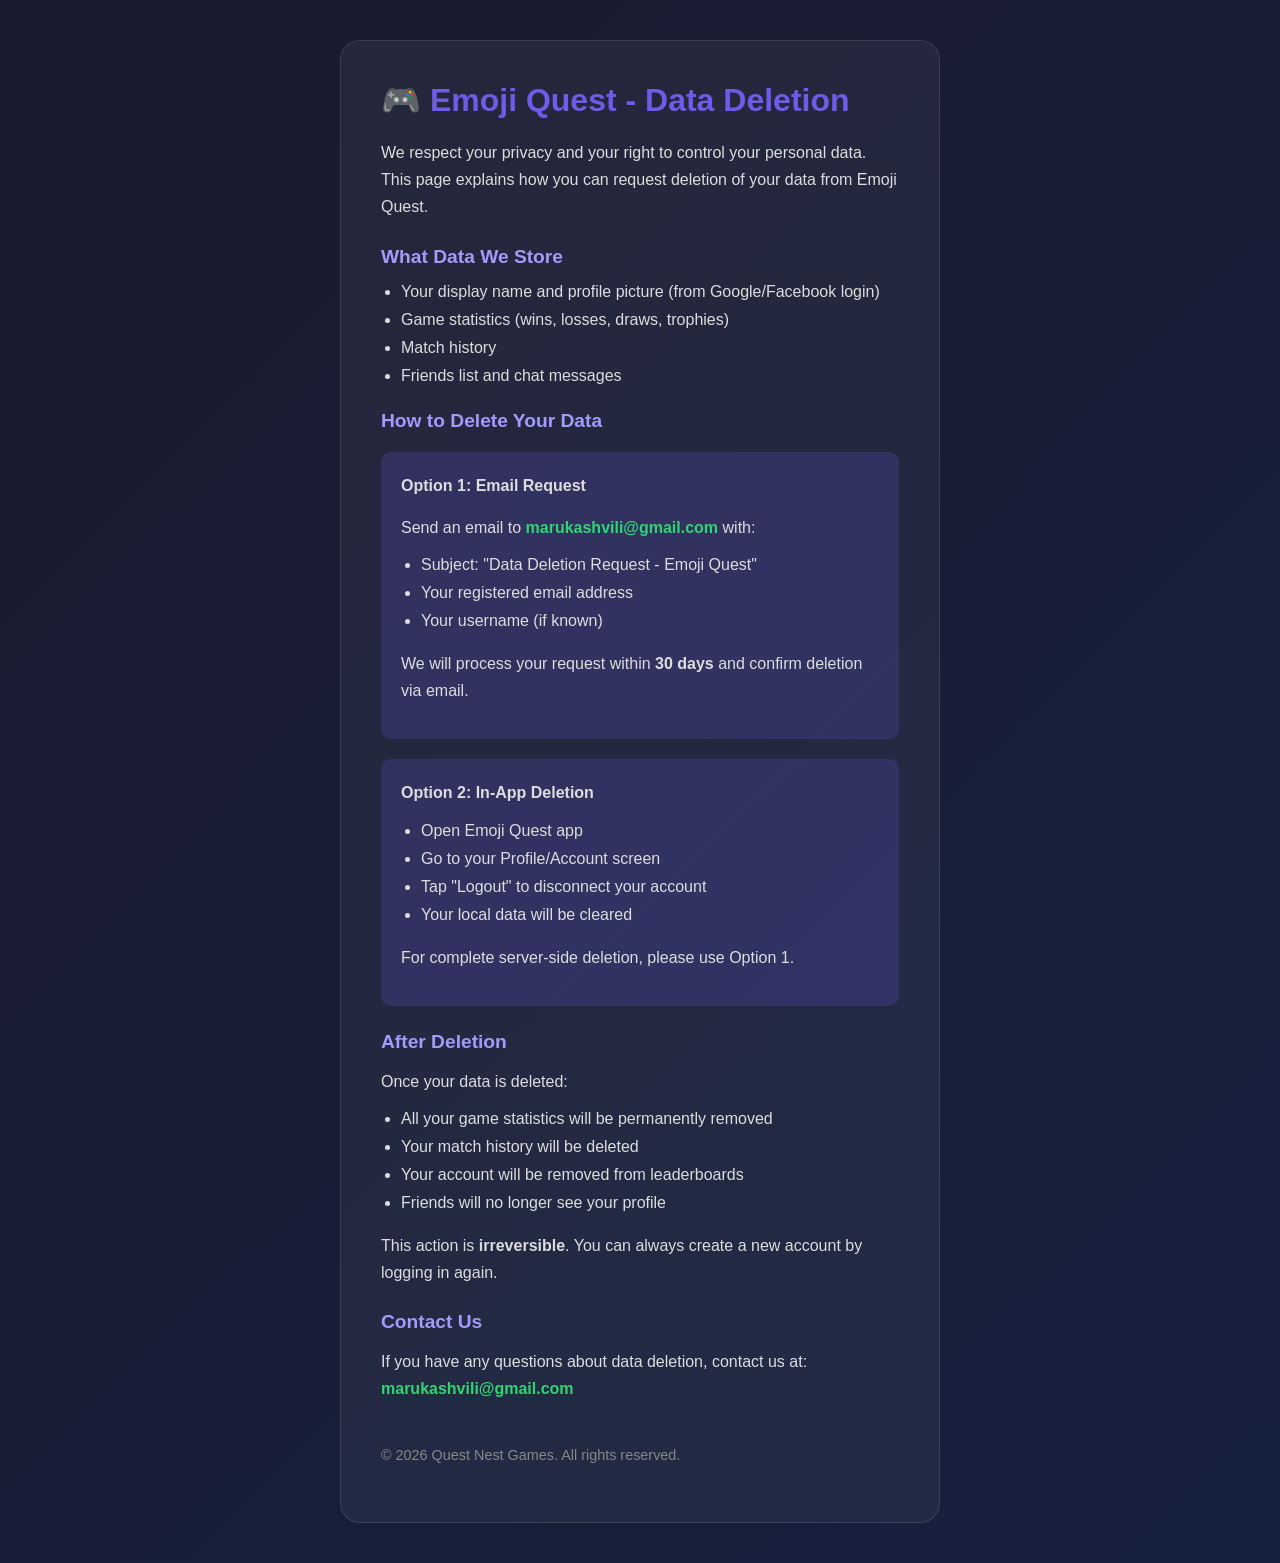
<file: data-deletion.html>
<!DOCTYPE html>
<html lang="en">
<head>
    <meta charset="UTF-8">
    <meta name="viewport" content="width=device-width, initial-scale=1.0">
    <title>Data Deletion - Emoji Quest</title>
    <style>
        * { margin: 0; padding: 0; box-sizing: border-box; }
        body {
            font-family: -apple-system, BlinkMacSystemFont, 'Segoe UI', Roboto, sans-serif;
            background: linear-gradient(135deg, #1a1a2e 0%, #16213e 100%);
            color: #fff;
            min-height: 100vh;
            padding: 40px 20px;
        }
        .container {
            max-width: 600px;
            margin: 0 auto;
            background: rgba(255,255,255,0.05);
            border-radius: 20px;
            padding: 40px;
            border: 1px solid rgba(255,255,255,0.1);
        }
        h1 { color: #6c5ce7; margin-bottom: 20px; }
        h2 { color: #a29bfe; margin: 25px 0 15px; font-size: 1.2em; }
        p { line-height: 1.7; margin-bottom: 15px; color: #ddd; }
        ul { margin-left: 20px; margin-bottom: 20px; }
        li { margin-bottom: 10px; color: #ddd; }
        .highlight { background: rgba(108, 92, 231, 0.2); padding: 20px; border-radius: 10px; margin: 20px 0; }
        a { color: #6c5ce7; }
        .email { font-weight: bold; color: #2ed573; }
    </style>
</head>
<body>
    <div class="container">
        <h1>🎮 Emoji Quest - Data Deletion</h1>
        
        <p>We respect your privacy and your right to control your personal data. This page explains how you can request deletion of your data from Emoji Quest.</p>

        <h2>What Data We Store</h2>
        <ul>
            <li>Your display name and profile picture (from Google/Facebook login)</li>
            <li>Game statistics (wins, losses, draws, trophies)</li>
            <li>Match history</li>
            <li>Friends list and chat messages</li>
        </ul>

        <h2>How to Delete Your Data</h2>
        
        <div class="highlight">
            <p><strong>Option 1: Email Request</strong></p>
            <p>Send an email to <span class="email">marukashvili@gmail.com</span> with:</p>
            <ul>
                <li>Subject: "Data Deletion Request - Emoji Quest"</li>
                <li>Your registered email address</li>
                <li>Your username (if known)</li>
            </ul>
            <p>We will process your request within <strong>30 days</strong> and confirm deletion via email.</p>
        </div>

        <div class="highlight">
            <p><strong>Option 2: In-App Deletion</strong></p>
            <ul>
                <li>Open Emoji Quest app</li>
                <li>Go to your Profile/Account screen</li>
                <li>Tap "Logout" to disconnect your account</li>
                <li>Your local data will be cleared</li>
            </ul>
            <p>For complete server-side deletion, please use Option 1.</p>
        </div>

        <h2>After Deletion</h2>
        <p>Once your data is deleted:</p>
        <ul>
            <li>All your game statistics will be permanently removed</li>
            <li>Your match history will be deleted</li>
            <li>Your account will be removed from leaderboards</li>
            <li>Friends will no longer see your profile</li>
        </ul>
        <p>This action is <strong>irreversible</strong>. You can always create a new account by logging in again.</p>

        <h2>Contact Us</h2>
        <p>If you have any questions about data deletion, contact us at:<br>
        <span class="email">marukashvili@gmail.com</span></p>
        
        <p style="margin-top: 40px; color: #888; font-size: 0.9em;">
            © 2026 Quest Nest Games. All rights reserved.
        </p>
    </div>
</body>
</html>
</file>
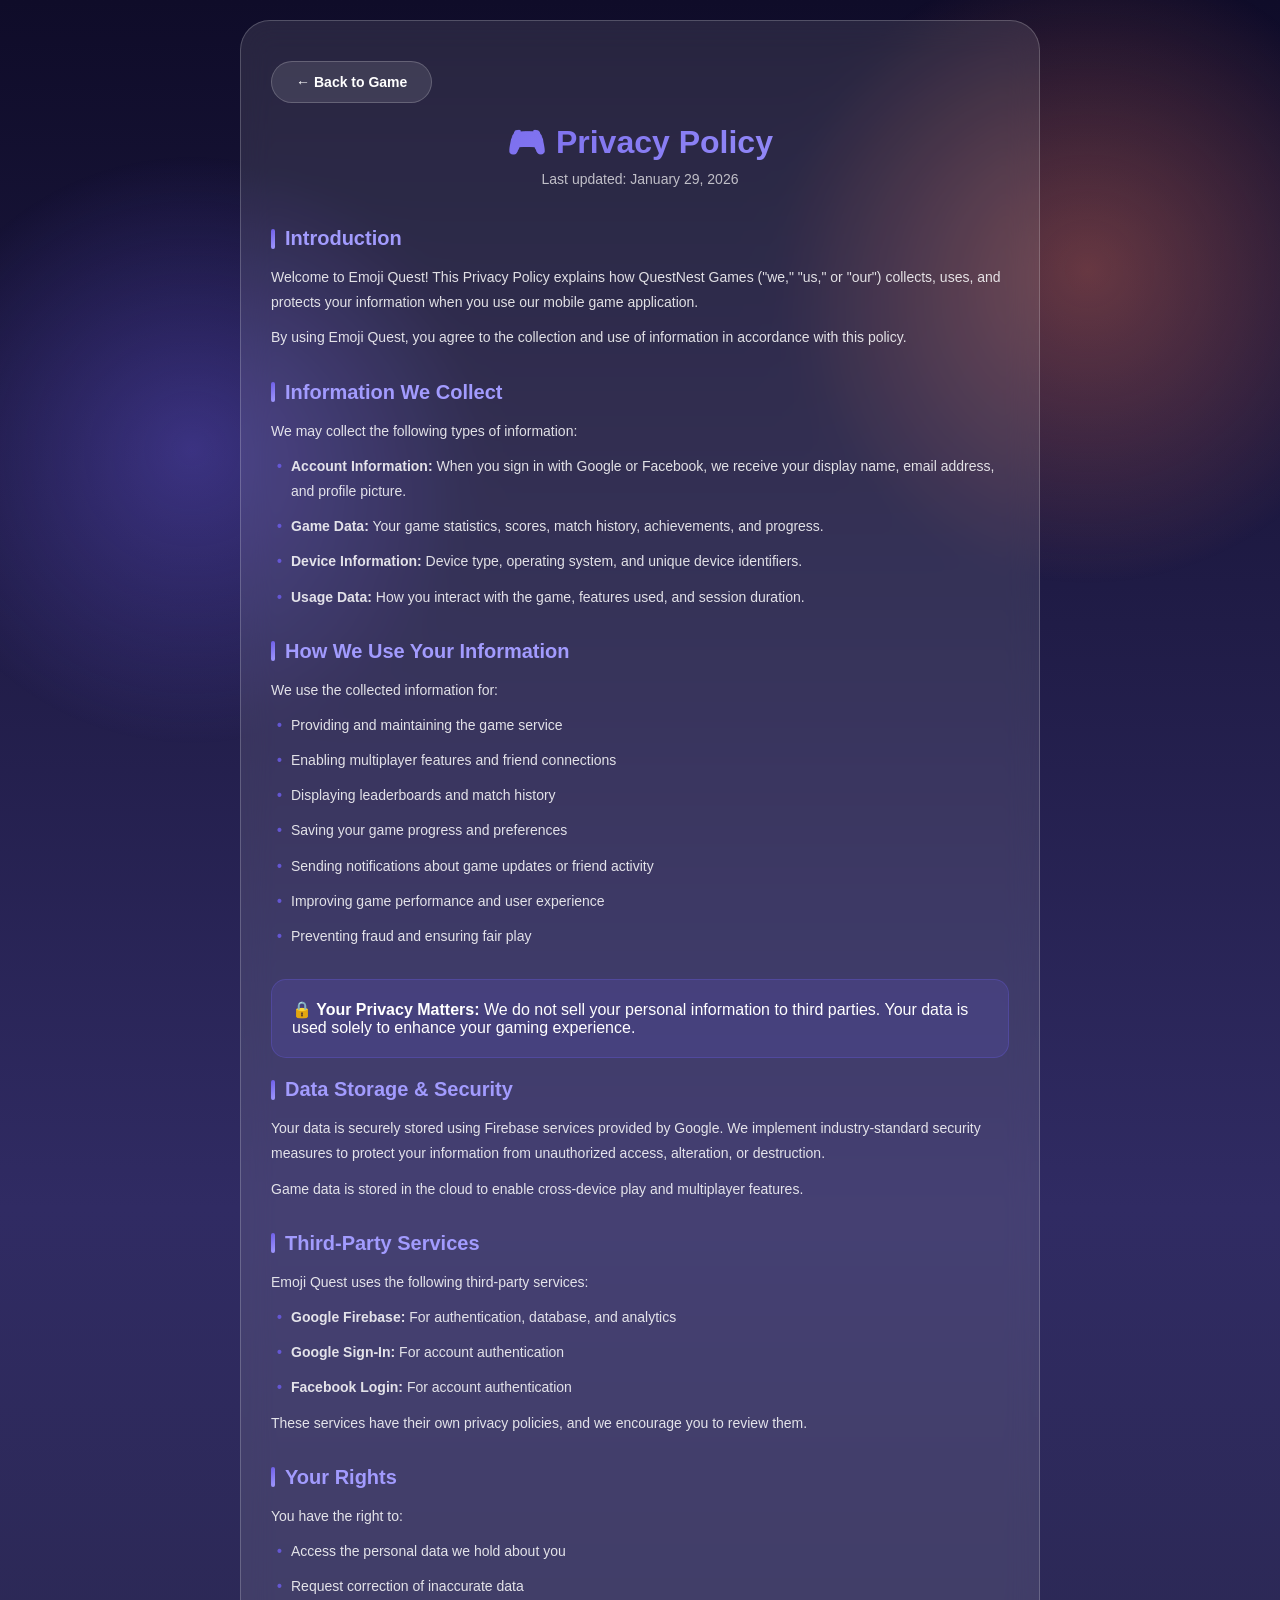
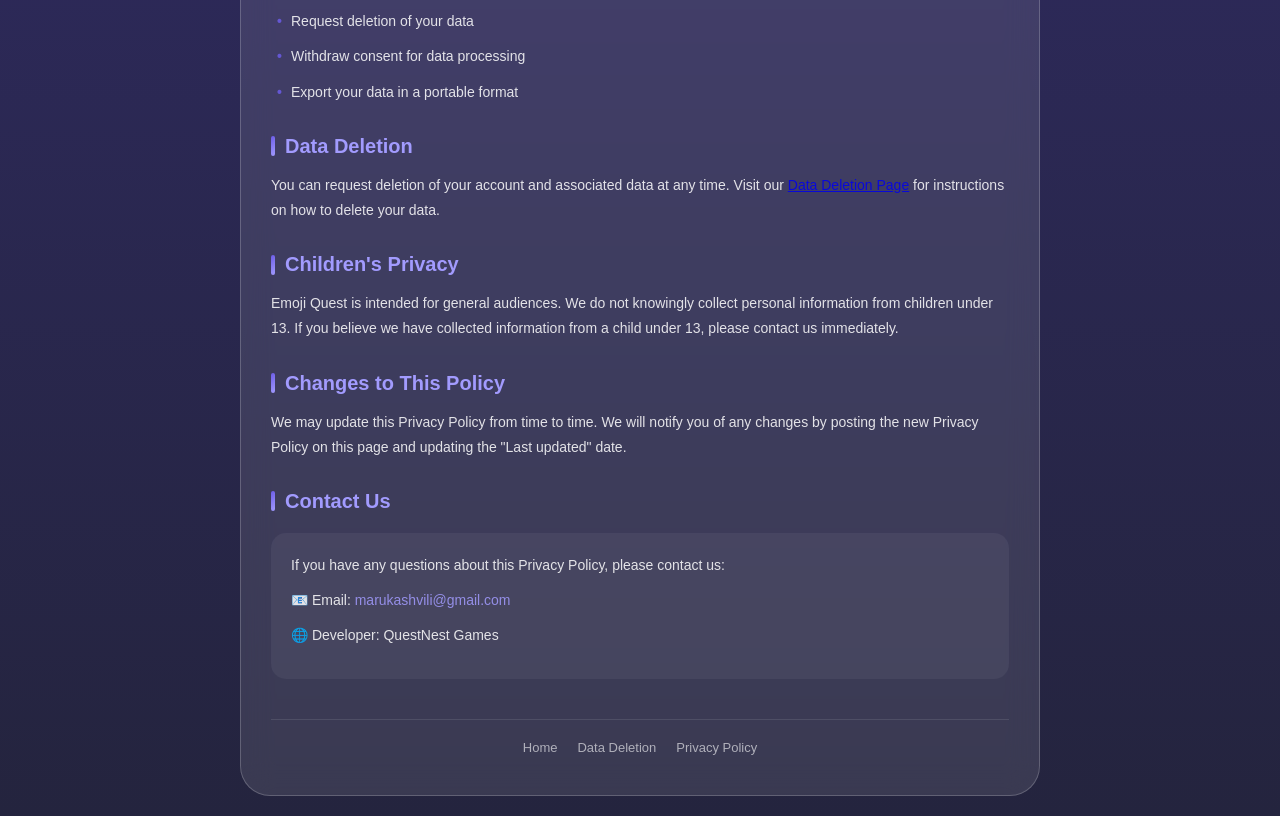
<file: privacy.html>
<!DOCTYPE html>
<html lang="en">
<head>
    <meta charset="UTF-8">
    <meta name="viewport" content="width=device-width, initial-scale=1.0">
    <title>Privacy Policy - Emoji Quest</title>
    <link rel="stylesheet" href="style.css">
    <style>
        body {
            overflow-y: auto;
            padding: 20px;
        }
        
        .privacy-container {
            max-width: 800px;
            margin: 0 auto;
            padding: 40px 30px;
            background: rgba(255, 255, 255, 0.1);
            backdrop-filter: blur(16px);
            border: 1px solid rgba(255, 255, 255, 0.2);
            border-radius: 30px;
        }
        
        .privacy-header {
            text-align: center;
            margin-bottom: 40px;
        }
        
        .privacy-header h1 {
            font-size: 32px;
            font-weight: 900;
            background: linear-gradient(135deg, #6c5ce7, #a29bfe);
            -webkit-background-clip: text;
            -webkit-text-fill-color: transparent;
            background-clip: text;
            margin-bottom: 10px;
        }
        
        .privacy-header p {
            opacity: 0.7;
            font-size: 14px;
        }
        
        .privacy-section {
            margin-bottom: 30px;
        }
        
        .privacy-section h2 {
            font-size: 20px;
            font-weight: 800;
            color: #a29bfe;
            margin-bottom: 15px;
            display: flex;
            align-items: center;
            gap: 10px;
        }
        
        .privacy-section h2::before {
            content: '';
            width: 4px;
            height: 20px;
            background: linear-gradient(135deg, #6c5ce7, #a29bfe);
            border-radius: 2px;
        }
        
        .privacy-section p,
        .privacy-section li {
            font-size: 14px;
            line-height: 1.8;
            opacity: 0.85;
            margin-bottom: 10px;
        }
        
        .privacy-section ul {
            list-style: none;
            padding-left: 20px;
        }
        
        .privacy-section ul li::before {
            content: '•';
            color: #6c5ce7;
            font-weight: bold;
            display: inline-block;
            width: 1em;
            margin-left: -1em;
        }
        
        .highlight-box {
            background: rgba(108, 92, 231, 0.15);
            border: 1px solid rgba(108, 92, 231, 0.3);
            border-radius: 15px;
            padding: 20px;
            margin: 20px 0;
        }
        
        .highlight-box p {
            margin: 0;
        }
        
        .contact-info {
            background: rgba(255, 255, 255, 0.05);
            border-radius: 15px;
            padding: 20px;
            margin-top: 20px;
        }
        
        .contact-info a {
            color: #a29bfe;
            text-decoration: none;
        }
        
        .contact-info a:hover {
            text-decoration: underline;
        }
        
        .back-btn {
            display: inline-flex;
            align-items: center;
            gap: 8px;
            margin-bottom: 20px;
            padding: 12px 24px;
            background: rgba(255, 255, 255, 0.1);
            border: 1px solid rgba(255, 255, 255, 0.2);
            border-radius: 50px;
            color: white;
            text-decoration: none;
            font-weight: 700;
            font-size: 14px;
            transition: 0.2s;
        }
        
        .back-btn:hover {
            background: rgba(255, 255, 255, 0.2);
            transform: translateX(-5px);
        }
        
        .footer-links {
            display: flex;
            justify-content: center;
            gap: 20px;
            margin-top: 40px;
            padding-top: 20px;
            border-top: 1px solid rgba(255, 255, 255, 0.1);
        }
        
        .footer-links a {
            color: rgba(255, 255, 255, 0.6);
            text-decoration: none;
            font-size: 13px;
            transition: 0.2s;
        }
        
        .footer-links a:hover {
            color: #a29bfe;
        }
    </style>
</head>
<body>
    <div class="background-anim"></div>
    
    <div class="privacy-container">
        <a href="index.html" class="back-btn">← Back to Game</a>
        
        <div class="privacy-header">
            <h1>🎮 Privacy Policy</h1>
            <p>Last updated: January 29, 2026</p>
        </div>
        
        <div class="privacy-section">
            <h2>Introduction</h2>
            <p>Welcome to Emoji Quest! This Privacy Policy explains how QuestNest Games ("we," "us," or "our") collects, uses, and protects your information when you use our mobile game application.</p>
            <p>By using Emoji Quest, you agree to the collection and use of information in accordance with this policy.</p>
        </div>
        
        <div class="privacy-section">
            <h2>Information We Collect</h2>
            <p>We may collect the following types of information:</p>
            <ul>
                <li><strong>Account Information:</strong> When you sign in with Google or Facebook, we receive your display name, email address, and profile picture.</li>
                <li><strong>Game Data:</strong> Your game statistics, scores, match history, achievements, and progress.</li>
                <li><strong>Device Information:</strong> Device type, operating system, and unique device identifiers.</li>
                <li><strong>Usage Data:</strong> How you interact with the game, features used, and session duration.</li>
            </ul>
        </div>
        
        <div class="privacy-section">
            <h2>How We Use Your Information</h2>
            <p>We use the collected information for:</p>
            <ul>
                <li>Providing and maintaining the game service</li>
                <li>Enabling multiplayer features and friend connections</li>
                <li>Displaying leaderboards and match history</li>
                <li>Saving your game progress and preferences</li>
                <li>Sending notifications about game updates or friend activity</li>
                <li>Improving game performance and user experience</li>
                <li>Preventing fraud and ensuring fair play</li>
            </ul>
        </div>
        
        <div class="highlight-box">
            <p><strong>🔒 Your Privacy Matters:</strong> We do not sell your personal information to third parties. Your data is used solely to enhance your gaming experience.</p>
        </div>
        
        <div class="privacy-section">
            <h2>Data Storage & Security</h2>
            <p>Your data is securely stored using Firebase services provided by Google. We implement industry-standard security measures to protect your information from unauthorized access, alteration, or destruction.</p>
            <p>Game data is stored in the cloud to enable cross-device play and multiplayer features.</p>
        </div>
        
        <div class="privacy-section">
            <h2>Third-Party Services</h2>
            <p>Emoji Quest uses the following third-party services:</p>
            <ul>
                <li><strong>Google Firebase:</strong> For authentication, database, and analytics</li>
                <li><strong>Google Sign-In:</strong> For account authentication</li>
                <li><strong>Facebook Login:</strong> For account authentication</li>
            </ul>
            <p>These services have their own privacy policies, and we encourage you to review them.</p>
        </div>
        
        <div class="privacy-section">
            <h2>Your Rights</h2>
            <p>You have the right to:</p>
            <ul>
                <li>Access the personal data we hold about you</li>
                <li>Request correction of inaccurate data</li>
                <li>Request deletion of your data</li>
                <li>Withdraw consent for data processing</li>
                <li>Export your data in a portable format</li>
            </ul>
        </div>
        
        <div class="privacy-section">
            <h2>Data Deletion</h2>
            <p>You can request deletion of your account and associated data at any time. Visit our <a href="data-deletion.html">Data Deletion Page</a> for instructions on how to delete your data.</p>
        </div>
        
        <div class="privacy-section">
            <h2>Children's Privacy</h2>
            <p>Emoji Quest is intended for general audiences. We do not knowingly collect personal information from children under 13. If you believe we have collected information from a child under 13, please contact us immediately.</p>
        </div>
        
        <div class="privacy-section">
            <h2>Changes to This Policy</h2>
            <p>We may update this Privacy Policy from time to time. We will notify you of any changes by posting the new Privacy Policy on this page and updating the "Last updated" date.</p>
        </div>
        
        <div class="privacy-section">
            <h2>Contact Us</h2>
            <div class="contact-info">
                <p>If you have any questions about this Privacy Policy, please contact us:</p>
                <p>📧 Email: <a href="mailto:marukashvili@gmail.com">marukashvili@gmail.com</a></p>
                <p>🌐 Developer: QuestNest Games</p>
            </div>
        </div>
        
        <div class="footer-links">
            <a href="index.html">Home</a>
            <a href="data-deletion.html">Data Deletion</a>
            <a href="privacy.html">Privacy Policy</a>
        </div>
    </div>
</body>
</html>
</file>
<file: style.css>
/* ============================================================
   EMOJI QUEST - PREMIUM STYLESHEET (2026 Edition)
   Developed by QuestNest Games
   ============================================================ */

/* --- 1. BASE STYLES --- */
/* Container for the scrollable list */
#myHistoryList, #friendHistoryList {
    max-height: 400px; /* Limits the height */
    overflow-y: auto;  /* Makes it scrollable */
    padding-right: 5px;
    margin-top: 15px;
    border-radius: 12px;
}

/* Custom Scrollbar for a "Gaming" look */
#h2hStats {
    font-size: 14px;
    font-weight: 800;
    color: #ffd700; /* Gold color */
    background: rgba(255, 215, 0, 0.1);
    padding: 8px 15px;
    border-radius: 20px;
    display: inline-block;
    margin-top: 5px;
    text-shadow: 0 0 10px rgba(255, 215, 0, 0.3);
}
#myHistoryList::-webkit-scrollbar, #friendHistoryList::-webkit-scrollbar {
    width: 6px;
}
#myHistoryList::-webkit-scrollbar-thumb, #friendHistoryList::-webkit-scrollbar-thumb {
    background: rgba(255, 255, 255, 0.2);
    border-radius: 10px;
}

/* Style for each Match Card */
.history-card {
    display: flex;
    align-items: center;
    background: rgba(255, 255, 255, 0.05);
    padding: 10px;
    border-radius: 10px;
    margin-bottom: 8px;
    border-left: 5px solid #ccc; /* Default color */
}

.history-card.win { border-left-color: #55efc4; background: rgba(85, 239, 196, 0.1); }
.history-card.loss { border-left-color: #ff7675; background: rgba(255, 118, 117, 0.1); }
.history-card.draw { border-left-color: #ffeaa7; background: rgba(255, 234, 167, 0.1); }

.history-opp-img {
    width: 40px;
    height: 40px;
    border-radius: 50%;
    margin-right: 12px;
}

.history-details { flex: 1; display: flex; flex-direction: column; }
.history-name { font-weight: bold; font-size: 14px; }
.history-meta { font-size: 11px; opacity: 0.6; }
.history-badge { font-weight: 900; font-size: 12px; }
* {
    margin: 0; padding: 0; box-sizing: border-box;
    font-family: 'Segoe UI', Roboto, sans-serif;
    -webkit-tap-highlight-color: transparent;
    user-select: none;
}

body {
    min-height: 100vh;
    background: linear-gradient(to bottom, #0f0c29, #302b63, #24243e);
    display: flex; justify-content: center; align-items: center;
    padding: 15px; overflow: hidden; color: white;
}

.background-anim {
    position: fixed; top: 0; left: 0; width: 100%; height: 100%; z-index: -1;
    background: radial-gradient(circle at 15% 50%, rgba(108, 92, 231, 0.4), transparent 25%),
                radial-gradient(circle at 85% 30%, rgba(225, 112, 85, 0.4), transparent 25%);
    animation: pulseBg 8s ease-in-out infinite alternate;
}
@keyframes pulseBg { from { opacity: 0.5; } to { opacity: 0.8; } }

/* --- 2. LAYOUT CONTAINERS --- */
.container {
    position: relative; width: 100%; max-width: 420px; height: 90vh;
    background: rgba(255, 255, 255, 0.1); backdrop-filter: blur(16px);
    border: 1px solid rgba(255, 255, 255, 0.2); border-radius: 30px;
    padding: 24px; display: flex; flex-direction: column; overflow: hidden;
}

.glass-card {
    background: rgba(255, 255, 255, 0.07); border: 1px solid rgba(255, 255, 255, 0.1);
    border-radius: 20px; padding: 15px; margin-bottom: 15px;
}

/* --- 3. PROFILE & STATS DESIGN --- */
.user-profile-bar {
    display: flex;
    justify-content: space-between;
    align-items: center;
    cursor: pointer;
    transition: 0.2s;
}
.user-profile-bar:active { transform: scale(0.98); opacity: 0.9; }

.avatar-img {
    width: 48px;
    height: 48px;
    border-radius: 50%;
    border: 2px solid rgba(255,255,255,0.3);
    object-fit: cover;
}

/* The Main Stats Grid */
.stats-grid {
    display: grid;
    grid-template-columns: 1fr 1fr 1fr;
    gap: 12px;
    text-align: center;
    margin-bottom: 20px;
}

.stat-item {
    display: flex;
    flex-direction: column;
    background: rgba(255, 255, 255, 0.05);
    padding: 14px 5px;
    border-radius: 18px;
    border: 1px solid rgba(255,255,255,0.08);
    transition: 0.3s;
}

.stat-item .label {
    font-size: 10px;
    opacity: 0.5;
    text-transform: uppercase;
    margin-bottom: 6px;
    font-weight: 800;
    letter-spacing: 1px;
}

.stat-item .val {
    font-size: 20px;
    font-weight: 900;
    color: #fff;
    text-shadow: 0 2px 10px rgba(0,0,0,0.3);
}

/* --- Lethality & Draw Specifics --- */

/* Highlight for Draws: Showing them as a sign of skill */
.stat-item.draw-highlight {
    background: rgba(255, 234, 167, 0.03);
    border: 1px dashed rgba(255, 234, 167, 0.2);
}
.stat-item.draw-highlight .val { color: #ffeaa7; }

/* Win Rate / Lethality Label */
#fpWinRate, #accWinRate {
    font-size: 11px;
    font-weight: 900;
    letter-spacing: 2px;
    margin-bottom: 12px;
    text-align: center;
    padding: 4px 0;
    text-shadow: 0 0 10px rgba(85, 239, 196, 0.2);
}

/* History Form Section */
.history-list-wrapper {
    max-height: 380px;
    overflow-y: auto;
    padding-right: 4px;
    margin-top: 10px;
}

/* Custom Scrollbar for History */
.history-list-wrapper::-webkit-scrollbar { width: 4px; }
.history-list-wrapper::-webkit-scrollbar-thumb {
    background: rgba(255,255,255,0.1);
    border-radius: 10px;
}
/* --- 4. SOCIAL & FRIENDS SECTION (UPDATED) --- */
.friends-header {
    display: flex; justify-content: space-between; align-items: center;
    margin-bottom: 15px;
}

.header-actions {
    display: flex; gap: 10px; align-items: center;
}

/* Round Glass Buttons (Mail & Invite) */
.btn-icon {
    position: relative;
    width: 38px; height: 38px; border-radius: 50%; border: none;
    background: rgba(255,255,255,0.1); color: white;
    display: flex; align-items: center; justify-content: center;
    font-size: 18px; cursor: pointer; transition: 0.2s;
}
.btn-icon:active { transform: scale(0.9); background: rgba(255,255,255,0.2); }

/* The Dot on the Mail Button */
.unread-dot {
    position: absolute; top: 0; right: 0; width: 10px; height: 10px;
    background: #ff7675; border-radius: 50%; border: 2px solid #2d3436;
    box-shadow: 0 0 5px rgba(255, 118, 117, 0.8);
}

/* Horizontal Scroll Container */
.friends-scroll-wrapper {
    width: 100%; overflow-x: auto; padding: 5px 0 15px 0;
    scrollbar-width: none; -ms-overflow-style: none; /* Firefox/IE */
    min-height: 85px; display: flex; align-items: center;
}
.friends-scroll-wrapper::-webkit-scrollbar { display: none; /* Chrome */ }

/* Logged Out State */
.social-prompt {
    display: flex; flex-direction: row;
    align-items: center; justify-content: flex-start;
    flex-shrink: 0;
}
.social-btns-row { display: flex; gap: 8px; }

/* Logged In State (Avatar Row) */
.friends-row { display: flex; gap: 12px; flex-shrink: 0; }

.friend-avatar-wrapper {
    display: flex; flex-direction: column; align-items: center;
    min-width: 60px; cursor: pointer; position: relative;
}

.avatar-stack { position: relative; width: 50px; height: 50px; }

.friend-scroll-avatar {
    width: 100%; height: 100%; border-radius: 50%; object-fit: cover;
    border: 2px solid rgba(255,255,255,0.1); transition: transform 0.2s;
}
.friend-avatar-wrapper:active .friend-scroll-avatar { transform: scale(0.9); }

/* Status Borders */
.online-border { border-color: #55efc4 !important; box-shadow: 0 0 10px rgba(85, 239, 196, 0.3); }

/* Notification Dots on Avatars */
.notification-point {
    position: absolute; top: -2px; right: -2px; width: 14px; height: 14px;
    border-radius: 50%; border: 2px solid #2d3436; z-index: 5;
    animation: pulse-dot 1.2s infinite;
}
.new-msg { background: #00cec9; }   /* Teal */
.match-offer { background: #fab1a0; } /* Coral */

@keyframes pulse-dot {
    0% { transform: scale(1); }
    50% { transform: scale(1.25); }
    100% { transform: scale(1); }
}

.friend-scroll-name {
    font-size: 10px; margin-top: 6px; opacity: 0.8;
    max-width: 60px; overflow: hidden; text-overflow: ellipsis; white-space: nowrap;
}
/* --- 5. MODERN LEADERBOARD DESIGN --- */
.leaderboard-list {
    display: flex;
    flex-direction: column;
    gap: 12px;
    padding-bottom: 20px;
}

.leaderboard-item {
    display: flex;
    align-items: center;
    padding: 14px 18px;
    background: rgba(255, 255, 255, 0.04);
    border-radius: 20px;
    gap: 15px;
    border: 1px solid rgba(255, 255, 255, 0.08);
    transition: all 0.3s cubic-bezier(0.4, 0, 0.2, 1);
    cursor: pointer;
}

/* Hover & Active States */
.leaderboard-item:hover {
    background: rgba(255, 255, 255, 0.08);
    transform: translateY(-2px);
    border-color: rgba(255, 255, 255, 0.2);
}

.leaderboard-item:active {
    transform: scale(0.96);
    opacity: 0.8;
}

/* --- Top 3 Podiums --- */

/* Gold - 1st Place */
.leaderboard-item.top-1 {
    background: linear-gradient(90deg, rgba(255, 215, 0, 0.12), rgba(255, 215, 0, 0.02));
    border-color: rgba(255, 215, 0, 0.4);
    box-shadow: 0 4px 15px rgba(255, 215, 0, 0.1);
}
.leaderboard-item.top-1 .rank-badge {
    background: #ffd700;
    color: #000;
    box-shadow: 0 0 10px rgba(255, 215, 0, 0.5);
}
.leaderboard-item.top-1 .lb-score { color: #ffd700; font-size: 20px; }

/* Silver - 2nd Place */
.leaderboard-item.top-2 {
    background: linear-gradient(90deg, rgba(192, 192, 192, 0.12), rgba(192, 192, 192, 0.02));
    border-color: rgba(192, 192, 192, 0.4);
}
.leaderboard-item.top-2 .rank-badge {
    background: #c0c0c0;
    color: #000;
}

/* Bronze - 3rd Place */
.leaderboard-item.top-3 {
    background: linear-gradient(90deg, rgba(205, 127, 50, 0.12), rgba(205, 127, 50, 0.02));
    border-color: rgba(205, 127, 50, 0.4);
}
.leaderboard-item.top-3 .rank-badge {
    background: #cd7f32;
    color: #fff;
}

/* Rank Badge Base */
.rank-badge {
    width: 34px;
    height: 34px;
    border-radius: 50%;
    background: rgba(255, 255, 255, 0.1);
    display: flex;
    align-items: center;
    justify-content: center;
    font-weight: 900;
    font-size: 14px;
    flex-shrink: 0;
}
.rank-badge {
    width: 32px; height: 32px; border-radius: 50%; background: rgba(255,255,255,0.1);
    display: flex; align-items: center; justify-content: center; font-weight: 900; font-size: 14px;
}
.lb-avatar { width: 42px; height: 42px; border-radius: 50%; border: 2px solid white; box-shadow: 0 4px 10px rgba(0,0,0,0.3); }
.lb-info { flex: 1; display: flex; flex-direction: column; }
.lb-name { font-weight: 800; font-size: 16px; color: #fff; }
.lb-stats { font-size: 11px; opacity: 0.6; font-weight: 600; margin-top: 2px; }
.lb-score { font-weight: 900; color: #ffd700; font-size: 18px; text-shadow: 0 0 10px rgba(255,215,0,0.3); }

/* --- 6. GAME ELEMENTS --- */
.game-board-wrapper {
    position: relative;
    width: 100%;
    max-width: 320px;
    min-height: 320px;
    margin: 0 auto;
    flex-shrink: 0;
}

.game-board {
    display: grid; grid-template-columns: repeat(var(--grid-size, 3), 1fr);
    gap: 8px; width: 100%; max-width: 320px; height: 320px; margin: auto;
}
.cell {
    background: rgba(255, 255, 255, 0.08); border-radius: 12px;
    display: flex; align-items: center; justify-content: center;
    font-size: calc(180px / var(--grid-size, 3)); cursor: pointer;
    border: 1px solid rgba(255,255,255,0.05); transition: background 0.3s, border-color 0.3s, transform 0.3s, box-shadow 0.3s;
    aspect-ratio: 1/1;
    overflow: hidden;
}
.cell:active { background: rgba(255, 255, 255, 0.15); }
.cell.blocked { background: rgba(231, 76, 60, 0.3); color: #fff; cursor: not-allowed; border-color: #ff7675; }

/* Winning Line Highlight */
.cell.winning-cell {
    background: rgba(85, 239, 196, 0.4) !important;
    border-color: #55efc4 !important;
    box-shadow: 0 0 20px rgba(85, 239, 196, 0.6);
    transform: scale(1.05);
    animation: winPulse 0.5s ease-in-out infinite alternate;
}

@keyframes winPulse {
    from { box-shadow: 0 0 15px rgba(85, 239, 196, 0.4); }
    to { box-shadow: 0 0 25px rgba(85, 239, 196, 0.8); }
}

.timer-pill { transition: 0.3s; padding: 8px 20px; border-radius: 20px; background: rgba(0,0,0,0.3); font-weight: 900; border: 1px solid rgba(255,255,255,0.1); }
.timer-grace { background: rgba(46, 213, 115, 0.4); border-color: #2ed573; }
.timer-warning { background: rgba(255, 118, 117, 0.4); border-color: #ff7675; animation: flash 1s infinite; }
.timer-alarm { background: #d63031; border-color: #fff; animation: flash 0.5s infinite; }
@keyframes flash { 0%, 100% { opacity: 1; } 50% { opacity: 0.6; } }

/* Selector buttons (Board Size / Mode) */
.selector { display: flex; gap: 8px; margin-bottom: 15px; }
.selector button { flex: 1; padding: 12px 5px; border-radius: 12px; border: 1px solid rgba(255,255,255,0.1); background: rgba(255,255,255,0.05); color: white; font-weight: 700; transition: 0.2s; font-size: 12px; }
.selector button.active { border: 2px solid #6c5ce7; background: rgba(108, 92, 231, 0.25); box-shadow: 0 0 15px rgba(108, 92, 231, 0.4); transform: scale(1.05); }

.stat-box { 
    border: 2px solid transparent; 
    border-radius: 20px; 
    padding: 10px; 
    transition: 0.3s; 
    position: relative;
    min-width: 80px;
    min-height: 100px;
}
.stat-box.active-turn { border-color: #6c5ce7; background: rgba(108, 92, 231, 0.1); }

.player-stats-row {
    display: flex;
    justify-content: space-between;
    align-items: center;
    margin-bottom: 15px;
    min-height: 110px;
}

/* --- 7. BUTTONS --- */
.button-group { display: flex; flex-direction: column; gap: 10px; margin-top: auto; }
button { padding: 15px; border-radius: 14px; border: none; font-size: 14px; font-weight: 800; cursor: pointer; text-transform: uppercase; transition: 0.2s; }
button:active { transform: scale(0.97); }
.btn-primary { background: linear-gradient(135deg, #6c5ce7, #a29bfe); color: white; box-shadow: 0 4px 15px rgba(108, 92, 231, 0.3); }
.btn-secondary { background: rgba(255,255,255,0.1); color: white; border: 1px solid rgba(255,255,255,0.1); }
.btn-gold { background: linear-gradient(135deg, #f1c40f, #f39c12); color: #2d3436; margin-bottom: 20px; box-shadow: 0 4px 15px rgba(243, 156, 18, 0.3); }

.social-icon {
    width: 44px; height: 44px; border-radius: 50%; display: flex;
    align-items: center; justify-content: center; font-size: 22px;
    color: white; border: none; cursor: pointer; flex-shrink: 0;
}
.social-icon.google { background: #ea4335; }
.social-icon.fb { background: #1877f2; }

/* Smaller social icons when shown inline with friends */
.social-prompt .social-icon {
    width: 36px; height: 36px; font-size: 18px;
}


/* --- 8. MODALS & SCREENS --- */
.modal {
    display: none; position: fixed; inset: 0; background: rgba(0,0,0,0.85);
    z-index: 100; justify-content: center; align-items: center; backdrop-filter: blur(10px);
}
.modal.active { display: flex; }
.glass-modal {
    background: rgba(25, 25, 35, 0.95); padding: 30px; border-radius: 30px;
    width: 90%; max-width: 360px; text-align: center; border: 1px solid rgba(255,255,255,0.1);
    box-shadow: 0 20px 50px rgba(0,0,0,0.5);
}

.quest-card {
    position: relative;
    background: rgba(255,255,255,0.05); border-radius: 18px; padding: 15px;
    margin-bottom: 12px; display: flex; align-items: center; gap: 15px; text-align: left;
    border: 1px solid rgba(255,255,255,0.05);
}
.quest-reward { font-weight: bold; color: #ffd700; font-size: 13px; }

.quest-card.completed { border-color: #2ecc71; background: rgba(46, 204, 113, 0.1); }
.quest-card.tomorrow { opacity: 0.4; pointer-events: none; filter: grayscale(1); }

.tomorrow-overlay {
    position: absolute; inset: 0; background: rgba(0,0,0,0.5);
    display: flex; align-items: center; justify-content: center;
    border-radius: 18px; font-weight: 900; font-size: 18px;
    color: #fff; text-transform: uppercase; letter-spacing: 2px;
}

.screen { display: none; flex-direction: column; height: 100%; overflow-y: auto; padding-bottom: 20px; }
.screen.active { display: flex; }

.streak-badge { background: linear-gradient(135deg, #ff7675, #d63031); color: white; padding: 3px 8px; border-radius: 12px; font-size: 10px; font-weight: 900; margin-top: 5px; box-shadow: 0 2px 5px rgba(0,0,0,0.2); }

/* --- 9. OTHER GAMES --- */
.rocket-container { margin: 30px 0; }
.ph-rocket-launch { animation: rocketFloat 3s ease-in-out infinite; filter: drop-shadow(0 0 15px rgba(162, 155, 254, 0.5)); }
@keyframes rocketFloat {
    0%, 100% { transform: translateY(0) rotate(0deg); }
    50% { transform: translateY(-25px) rotate(10deg); }
}

/* Quick Reaction Bubble Animation */
@keyframes bubblePop {
    0% { transform: scale(0); opacity: 0; }
    50% { transform: scale(1.2); }
    100% { transform: scale(1); opacity: 1; }
}

.coming-soon-badge {
    background: linear-gradient(45deg, rgba(255, 215, 0, 0.2), transparent);
    color: #ffd700; padding: 10px 25px; border-radius: 30px; border: 1px solid #ffd700;
    font-weight: 900; letter-spacing: 2px; margin-top: 15px; display: inline-block;
    animation: glowText 2s infinite alternate;
}
@keyframes glowText { from { box-shadow: 0 0 5px #ffd700; } to { box-shadow: 0 0 20px #ffd700; } }

/* --- 10. SYSTEM UTILS --- */
.switch { position: relative; display: inline-block; width: 44px; height: 24px; }
.switch input { opacity: 0; width: 0; height: 0; }
.slider { position: absolute; cursor: pointer; inset: 0; background-color: rgba(255,255,255,0.2); transition: .4s; border-radius: 24px; }
.slider:before { position: absolute; content: ""; height: 18px; width: 18px; left: 3px; bottom: 3px; background-color: white; transition: .4s; border-radius: 50%; }
input:checked + .slider { background-color: #6c5ce7; }
input:checked + .slider:before { transform: translateX(20px); }

.btn-whatsapp { background: #25D366; color: white; width: 100%; margin-bottom: 10px; }
.btn-email { background: #ea4335; color: white; width: 100%; }

/* --- 11. CHAT & EMOJI PICKER --- */
.dm-area {
    display: flex; flex-direction: column; gap: 10px; padding: 10px;
}
.chat-bubble {
    max-width: 80%; padding: 10px 15px; border-radius: 18px; font-size: 14px; line-height: 1.4;
    word-wrap: break-word;
}
.chat-bubble.me {
    align-self: flex-end; background: #6c5ce7; color: white;
    border-bottom-right-radius: 4px;
}
.chat-bubble.friend {
    align-self: flex-start; background: rgba(255,255,255,0.1); color: white;
    border-bottom-left-radius: 4px;
}

.chat-emoji-picker {
    display: grid; grid-template-columns: repeat(6, 1fr); gap: 10px;
    background: rgba(0,0,0,0.3); border-radius: 15px; padding: 10px;
    margin-bottom: 10px; max-height: 150px; overflow-y: auto;
}
.chat-emoji-picker span {
    font-size: 24px; text-align: center; cursor: pointer; transition: 0.1s;
}
.chat-emoji-picker span:active { transform: scale(1.2); }

.btn-emoji-toggle {
    background: rgba(255,255,255,0.1); border: none; border-radius: 10px;
    width: 40px; height: 40px; font-size: 20px; cursor: pointer;
}

.unread-dot {
    position: absolute; top: 0; right: 0; width: 12px; height: 12px;
    background: #ff7675; border-radius: 50%; border: 2px solid #24243e;
    box-shadow: 0 0 5px rgba(255, 118, 117, 0.5);
}

.btn-xs { padding: 8px 15px; font-size: 12px; border-radius: 10px; }

.quest-progress-bg {
    width: 100%; height: 8px; background: rgba(255,255,255,0.1);
    border-radius: 4px; margin-top: 8px; overflow: hidden;
}
.quest-progress-fill {
    height: 100%; background: #6c5ce7; transition: 0.3s;
}
.completed .quest-progress-fill { background: #2ecc71; }

/* --- 12. SETUP SELECTION HIGHLIGHTS --- */
.avatar-option {
    width: 40px; height: 40px; border-radius: 50%; cursor: pointer;
    border: 3px solid transparent; transition: 0.2s; object-fit: cover;
}
.avatar-option.selected { border-color: #6c5ce7; transform: scale(1.1); box-shadow: 0 0 15px rgba(108, 92, 231, 0.6); }

.emoji-option {
    font-size: 24px; cursor: pointer; padding: 5px; border-radius: 8px;
    border: 2px solid transparent; transition: 0.2s;
    display: inline-flex; align-items: center; justify-content: center;
}
.emoji-option.selected { border-color: #6c5ce7; background: rgba(108, 92, 231, 0.1); transform: scale(1.2); }
/* --- BOT TOAST NOTIFICATION --- */
.bot-toast-notif {
    position: fixed;
    top: 50%;
    left: 50%;
    transform: translate(-50%, -50%) scale(0.7);
    background: rgba(108, 92, 231, 0.95); /* Deep Purple */
    color: white;
    padding: 12px 24px;
    border-radius: 50px;
    font-weight: 900;
    font-size: 14px;
    letter-spacing: 1px;
    z-index: 9999;
    opacity: 0;
    pointer-events: none;
    transition: all 0.3s cubic-bezier(0.175, 0.885, 0.32, 1.275);
    box-shadow: 0 10px 30px rgba(0,0,0,0.3), 0 0 15px rgba(108, 92, 231, 0.5);
    border: 1px solid rgba(255,255,255,0.2);
}

.bot-toast-notif.active {
    opacity: 1;
    transform: translate(-50%, -50%) scale(1);
}

/* Speech Bubble for Chat/Reactions */
.speech-bubble {
    position: absolute;
    background: rgba(255, 255, 255, 0.95);
    color: #333;
    padding: 8px 12px;
    border-radius: 15px;
    font-size: 14px;
    max-width: 120px;
    word-wrap: break-word;
    z-index: 200;
    box-shadow: 0 4px 15px rgba(0,0,0,0.3);
    animation: bubblePop 0.3s ease-out;
}

.speech-bubble.left {
    top: -10px;
    left: 100%;
    margin-left: 10px;
}

.speech-bubble.left::before {
    content: '';
    position: absolute;
    left: -8px;
    top: 12px;
    border-width: 8px;
    border-style: solid;
    border-color: transparent rgba(255,255,255,0.95) transparent transparent;
}

.speech-bubble.right {
    top: -10px;
    right: 100%;
    margin-right: 10px;
}

.speech-bubble.right::before {
    content: '';
    position: absolute;
    right: -8px;
    top: 12px;
    border-width: 8px;
    border-style: solid;
    border-color: transparent transparent transparent rgba(255,255,255,0.95);
}

.speech-bubble.emoji-only {
    font-size: 28px;
    padding: 5px 10px;
    background: linear-gradient(135deg, #ffeaa7, #fdcb6e);
}
</file>
